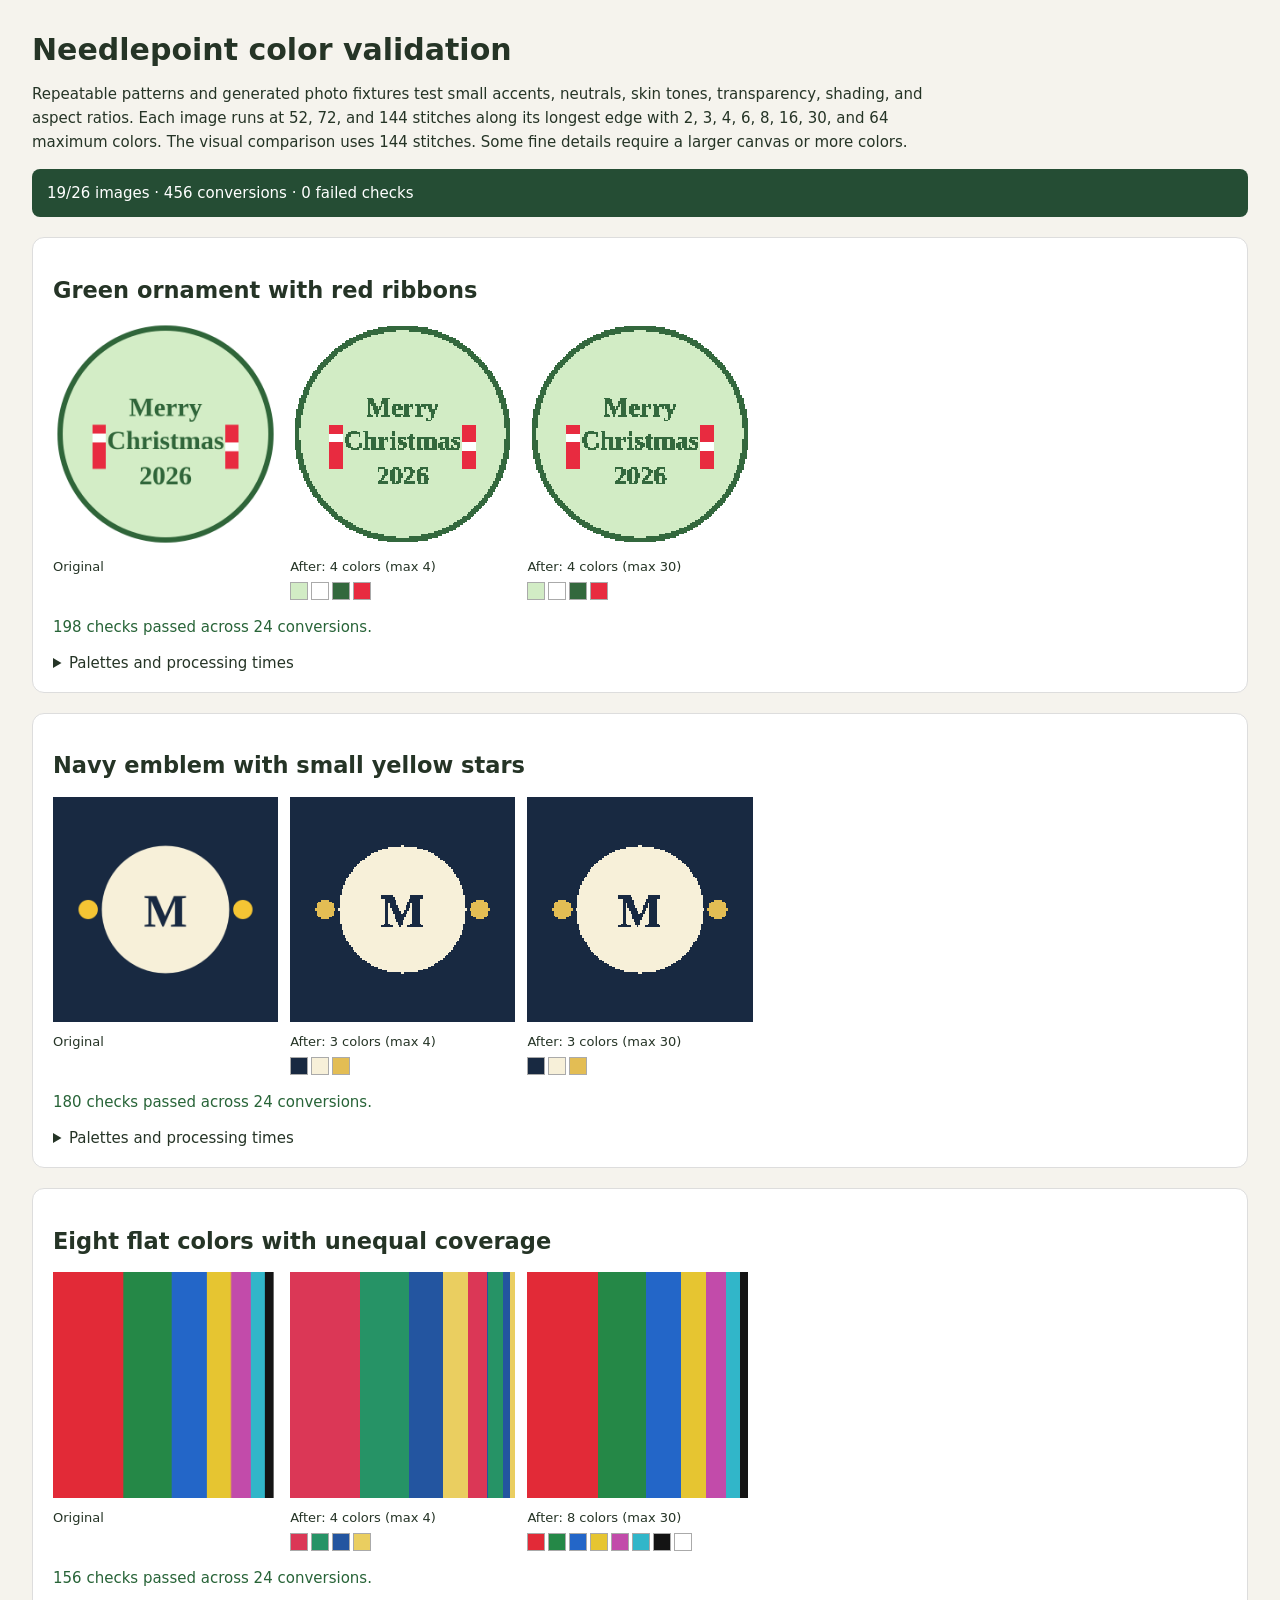
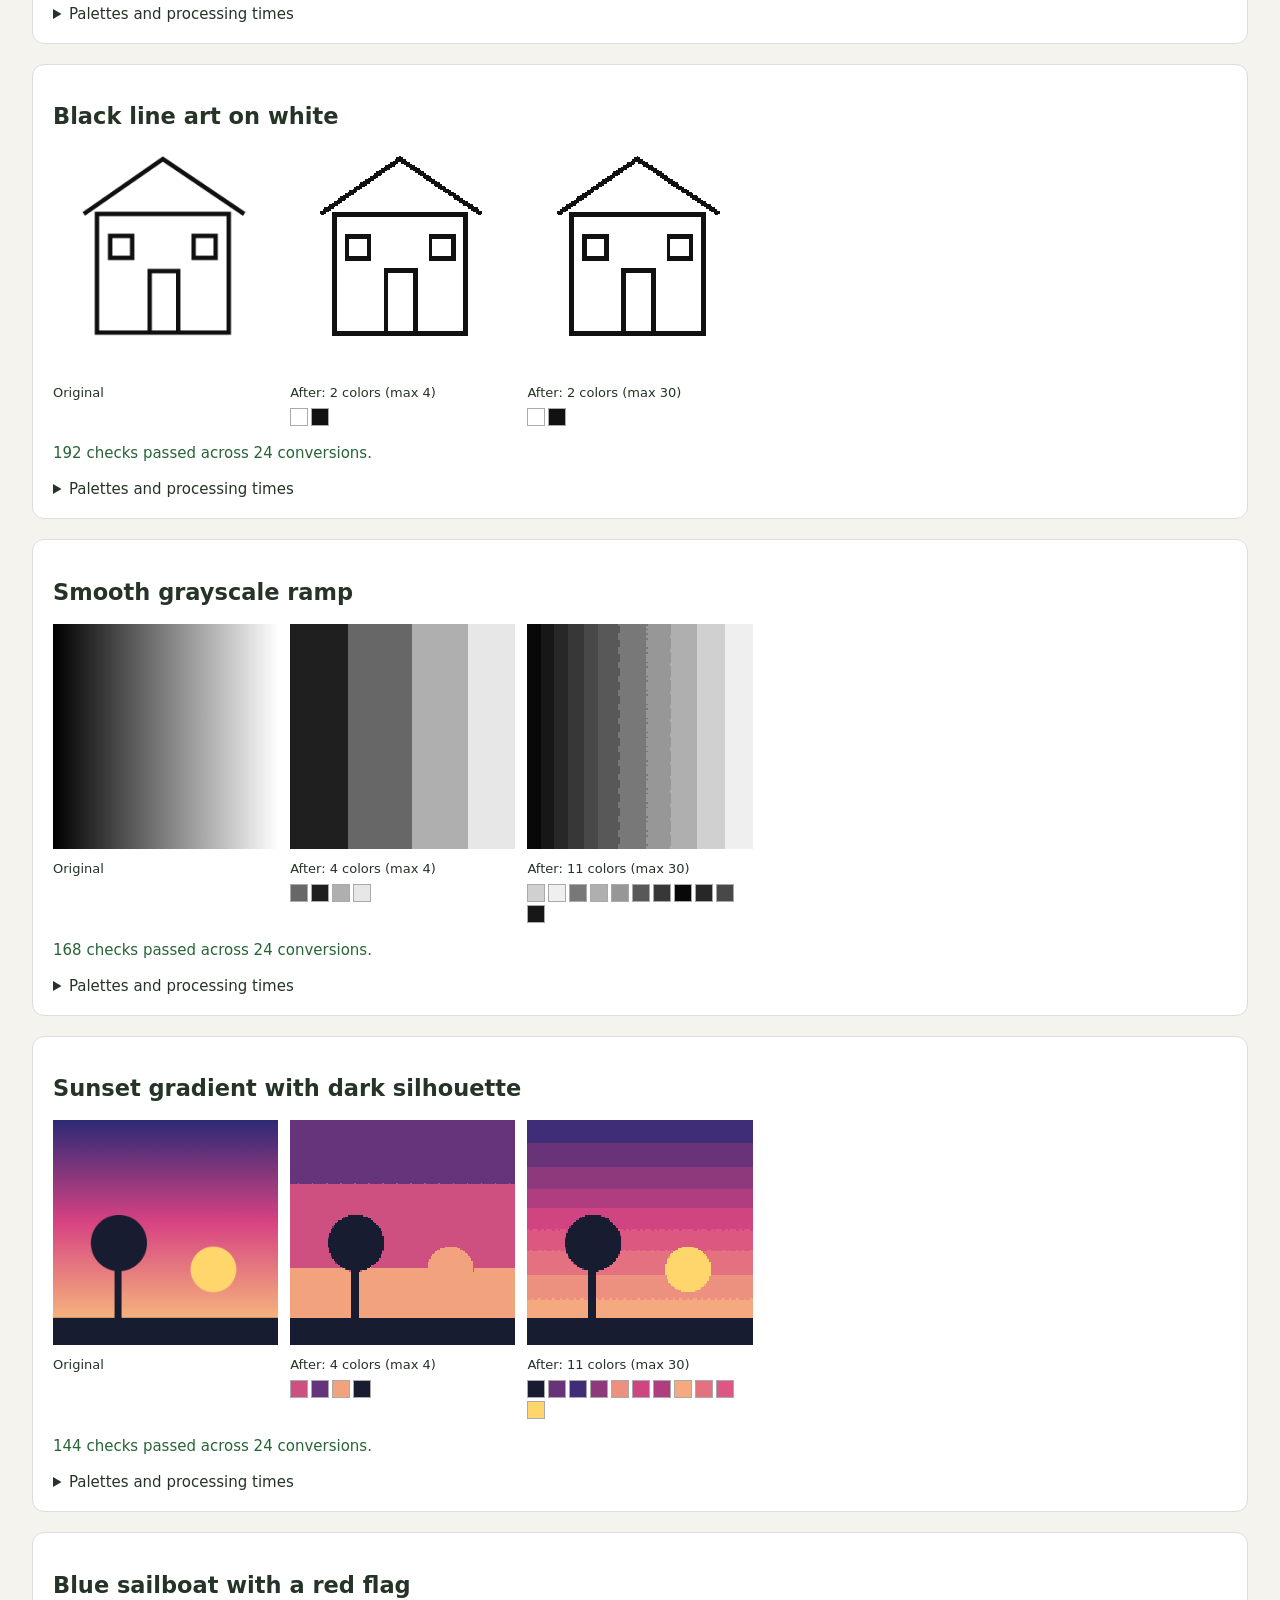
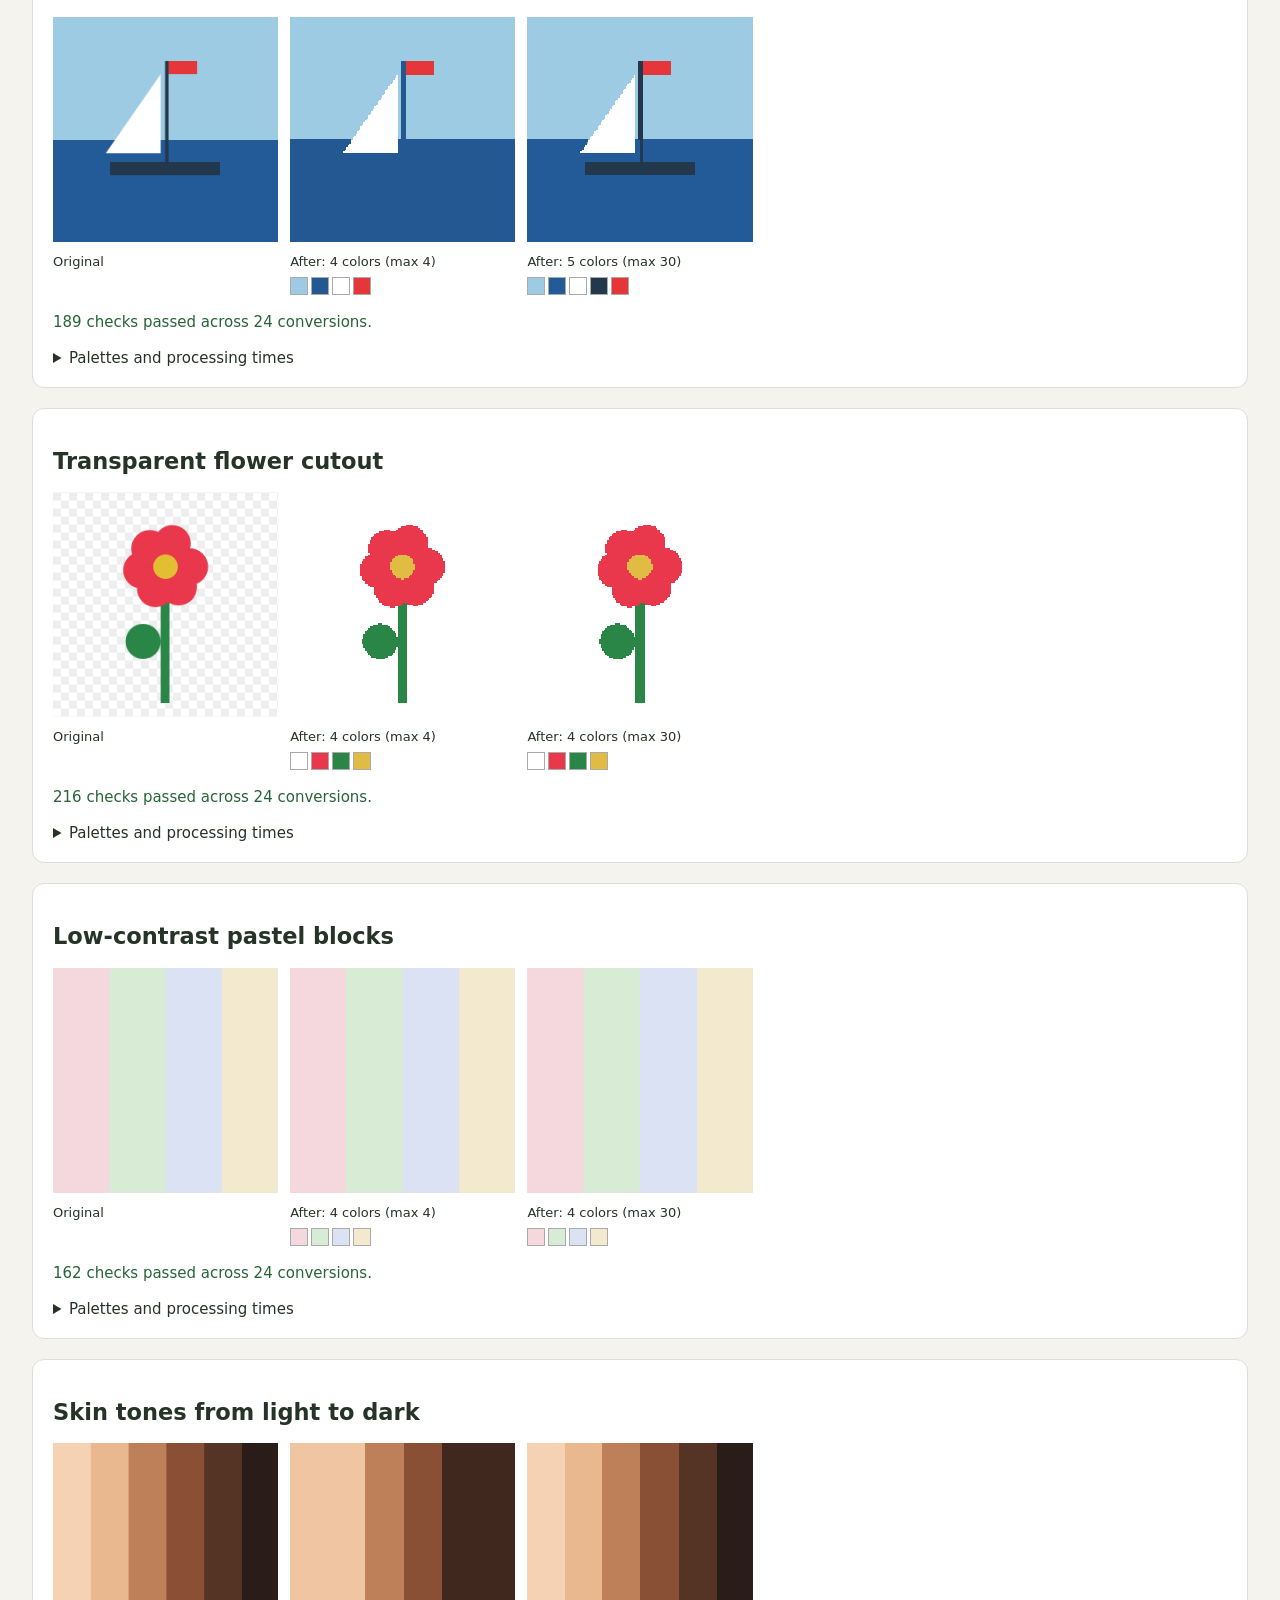
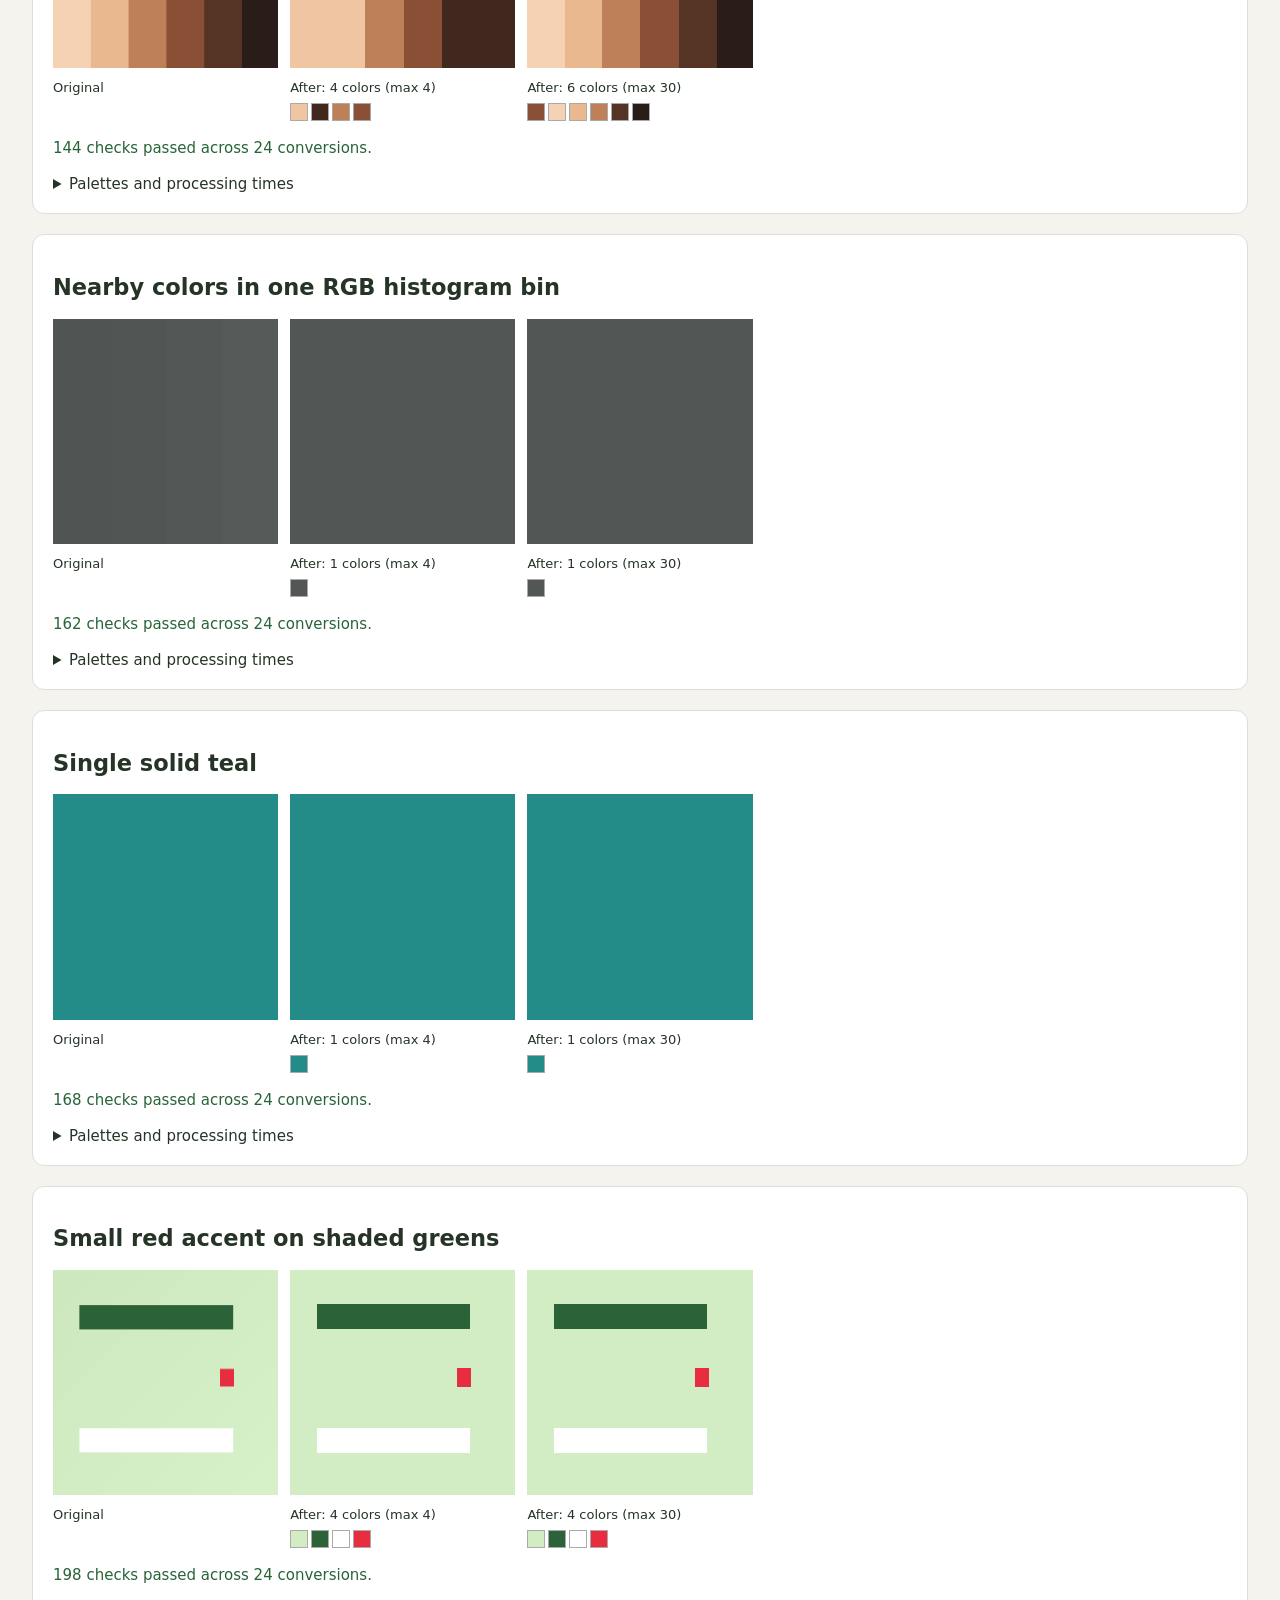
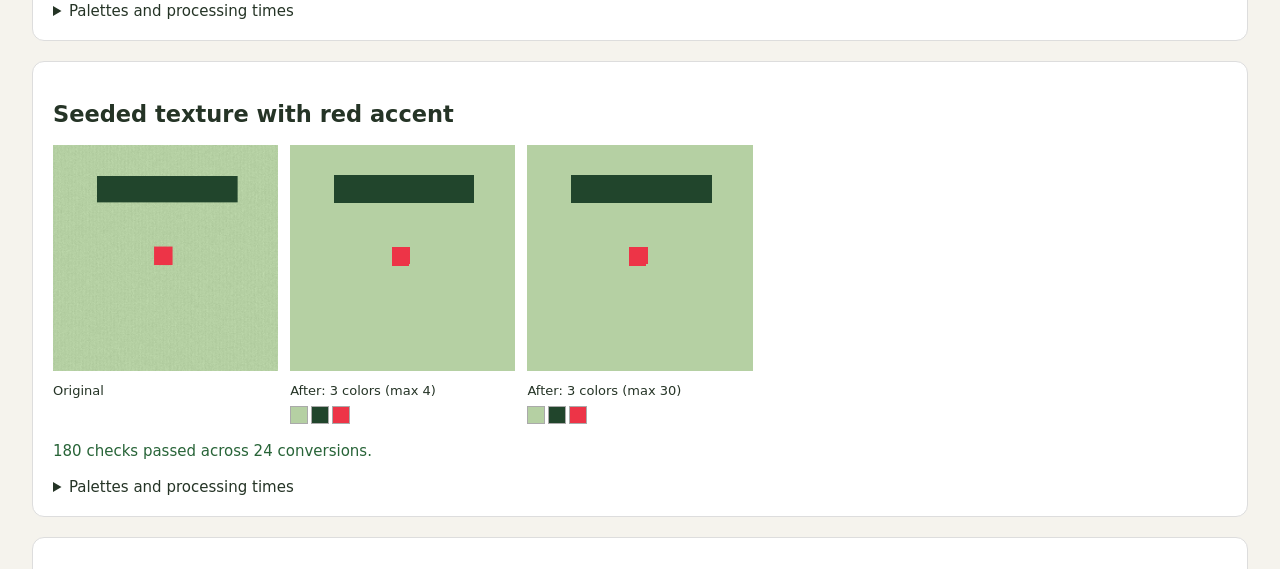
<file: tests/browser-color-validation.html>
<!doctype html>
<meta charset="utf-8">
<meta name="viewport" content="width=device-width,initial-scale=1">
<title>Needlepoint color validation</title>
<style>
body{margin:0;background:#f5f3ed;color:#253426;font:15px system-ui,sans-serif}main{max-width:1400px;margin:auto;padding:32px}h1{margin:0 0 12px}p{line-height:1.6;max-width:900px}.summary{position:sticky;top:0;background:#254d34;color:white;padding:15px;z-index:1;border-radius:8px}.case{background:white;border:1px solid #ddd;padding:20px;margin:20px 0;border-radius:12px}.images{display:grid;grid-template-columns:repeat(5,minmax(0,1fr));gap:12px}figure{margin:0}img{width:100%;aspect-ratio:1;object-fit:contain;background:repeating-conic-gradient(#eee 0% 25%,white 0% 50%) 0/16px 16px}img.pattern{image-rendering:pixelated}figcaption{font-size:13px;padding:8px 0}.swatches{display:flex;flex-wrap:wrap;gap:3px}.swatches i{width:16px;height:16px;border:1px solid #aaa}.fail{color:#b00020}.pass{color:#286438}details{margin-top:12px}pre{white-space:pre-wrap;font-size:12px}#processingCanvas{display:none}@media(max-width:700px){main{padding:12px}.images{grid-template-columns:repeat(2,minmax(0,1fr))}}
</style>
<main>
<h1>Needlepoint color validation</h1>
<p>Repeatable patterns and generated photo fixtures test small accents, neutrals, skin tones, transparency, shading, and aspect ratios. Each image runs at 52, 72, and 144 stitches along its longest edge with 2, 3, 4, 6, 8, 16, 30, and 64 maximum colors. The visual comparison uses 144 stitches. Some fine details require a larger canvas or more colors.</p>
<div class="summary" id="summary">Running…</div>
<div id="cases"></div>
</main>
<canvas id="processingCanvas"></canvas>
<script src="browser-color-validation.js"></script>
</file>
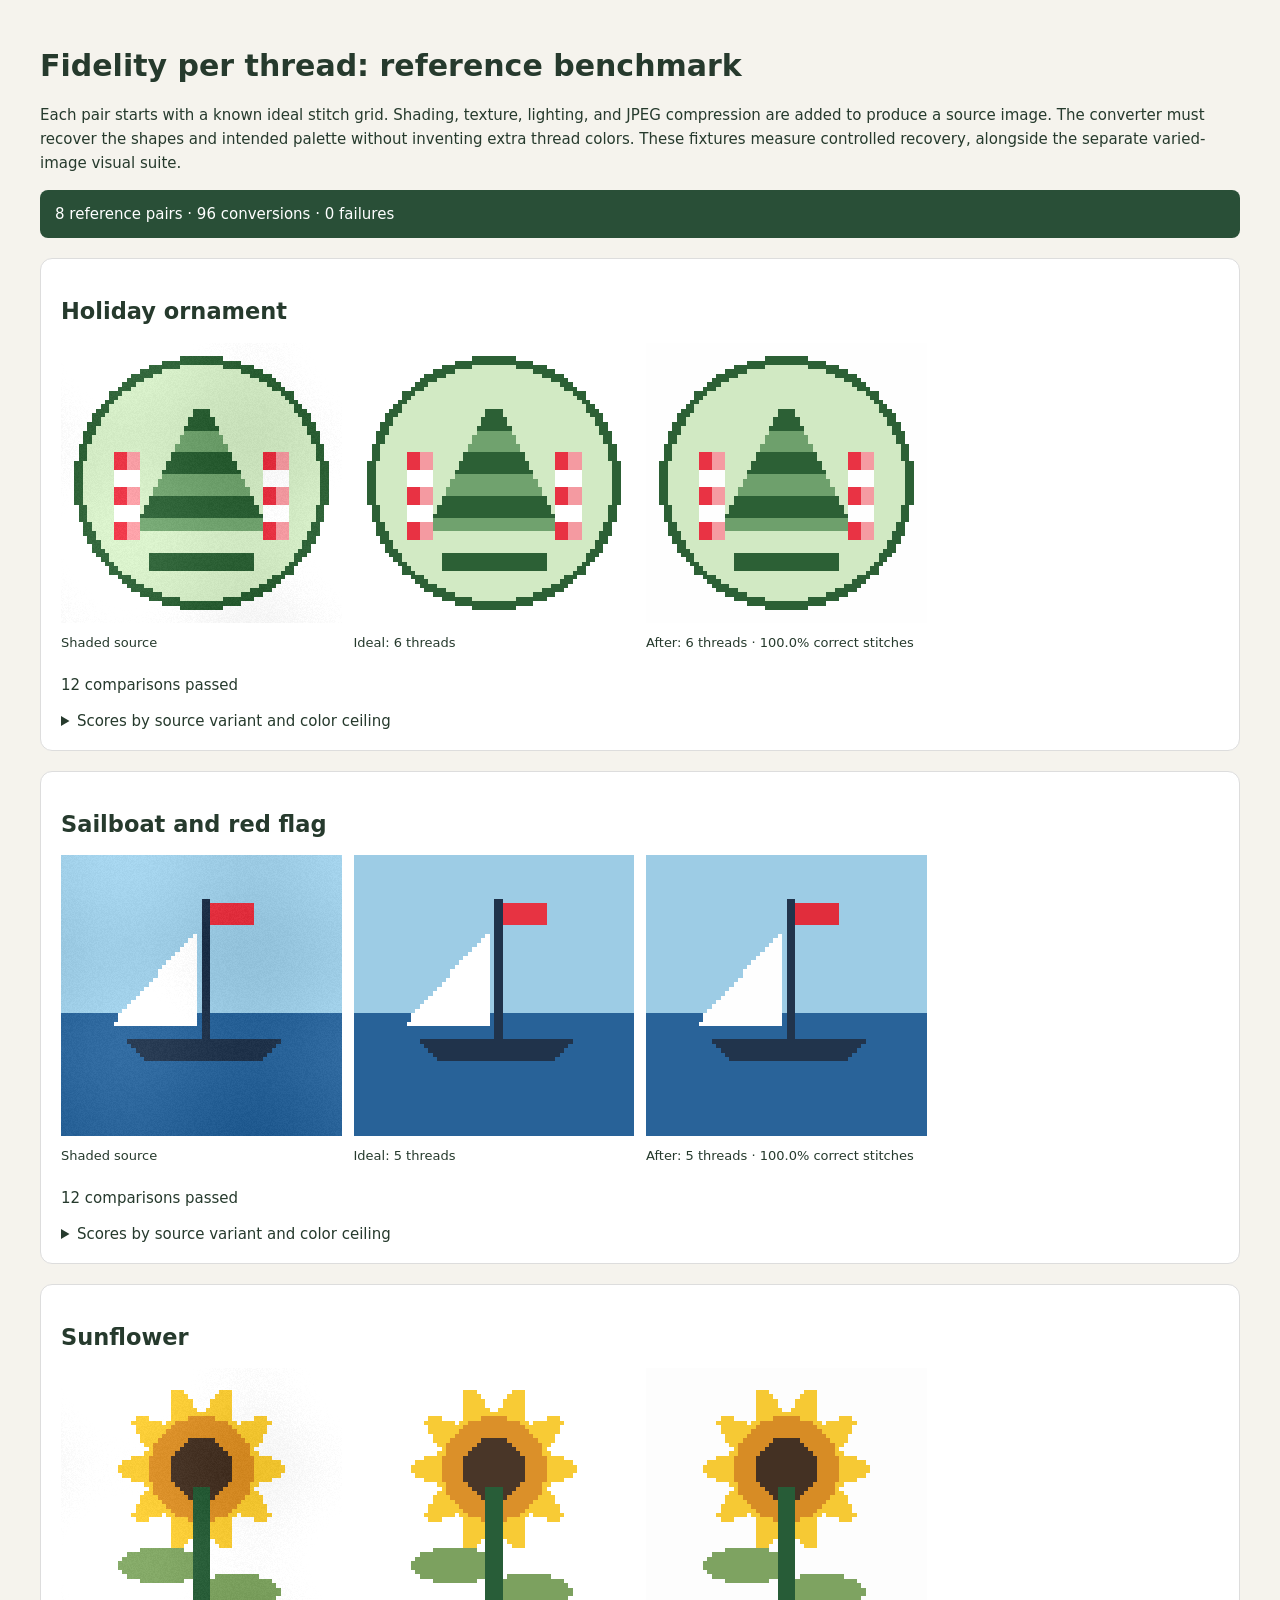
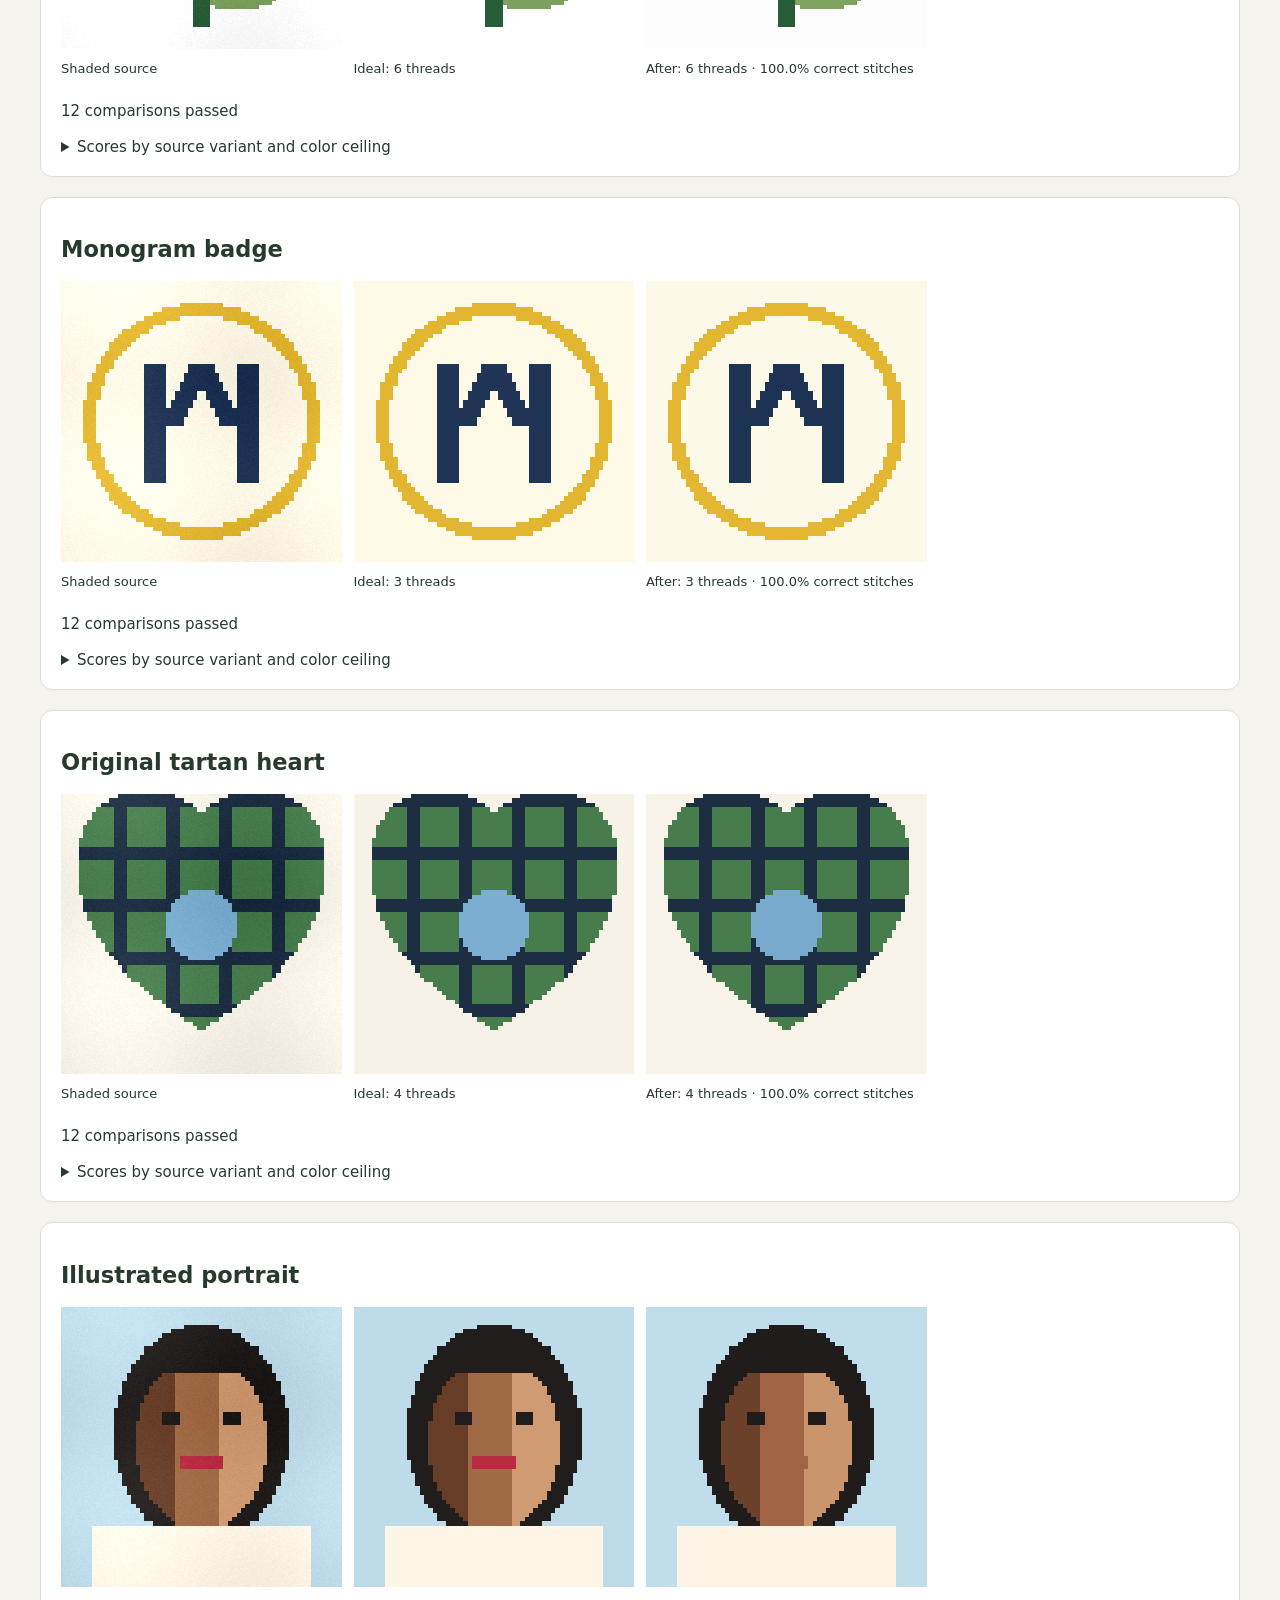
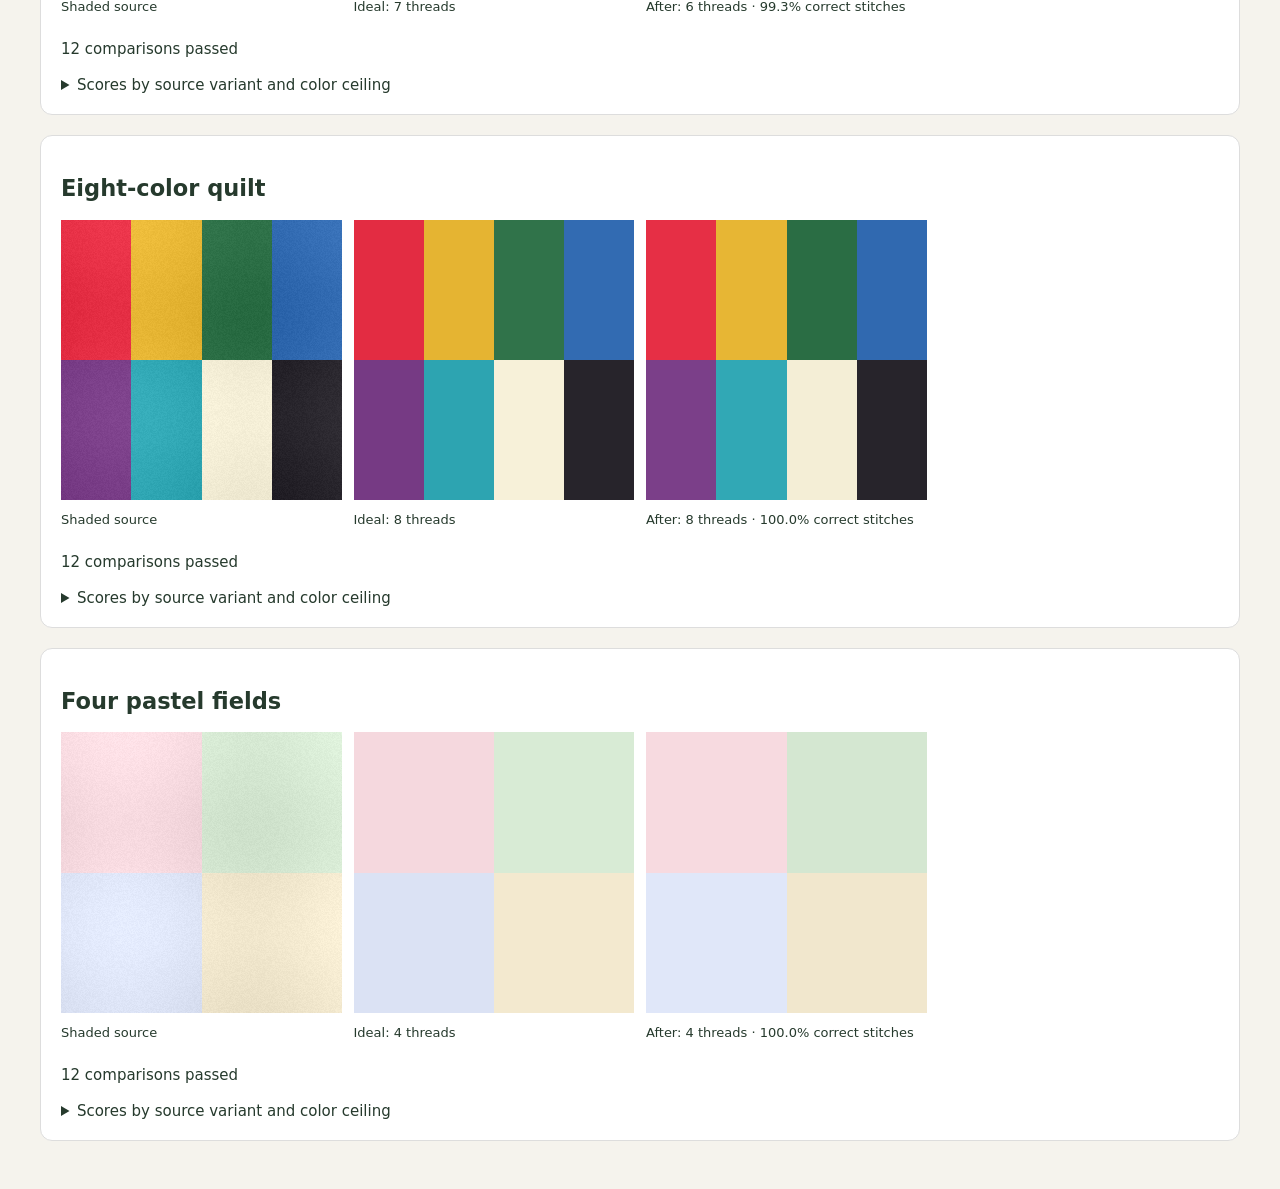
<file: tests/paired-pattern-validation.html>
<!doctype html><meta charset="utf-8"><meta name="viewport" content="width=device-width,initial-scale=1">
<title>Needlepoint reference benchmark</title>
<style>body{font:15px system-ui;margin:0;background:#f5f3ed;color:#263a2d}main{max-width:1200px;margin:auto;padding:28px}p{line-height:1.6}article{padding:20px;background:white;margin:20px 0;border:1px solid #ddd;border-radius:12px}.images{display:grid;grid-template-columns:repeat(4,minmax(0,1fr));gap:12px}figure{margin:0}img{width:100%;aspect-ratio:1;object-fit:contain;image-rendering:pixelated}figcaption{padding:8px 0;font-size:13px}.summary{background:#294f37;color:white;padding:15px;position:sticky;top:0;border-radius:8px}.fail{color:#b00020}details{margin-top:12px}pre{white-space:pre-wrap;font-size:12px}#processingCanvas{display:none}@media(max-width:650px){.images{grid-template-columns:repeat(2,minmax(0,1fr))}}</style>
<main><h1>Fidelity per thread: reference benchmark</h1><p>Each pair starts with a known ideal stitch grid. Shading, texture, lighting, and JPEG compression are added to produce a source image. The converter must recover the shapes and intended palette without inventing extra thread colors. These fixtures measure controlled recovery, alongside the separate varied-image visual suite.</p><div id="summary" class="summary">Running…</div><div id="cases"></div></main><canvas id="processingCanvas"></canvas>
<script src="paired-pattern-fixtures.js"></script><script src="paired-pattern-validation.js"></script>
</file>
